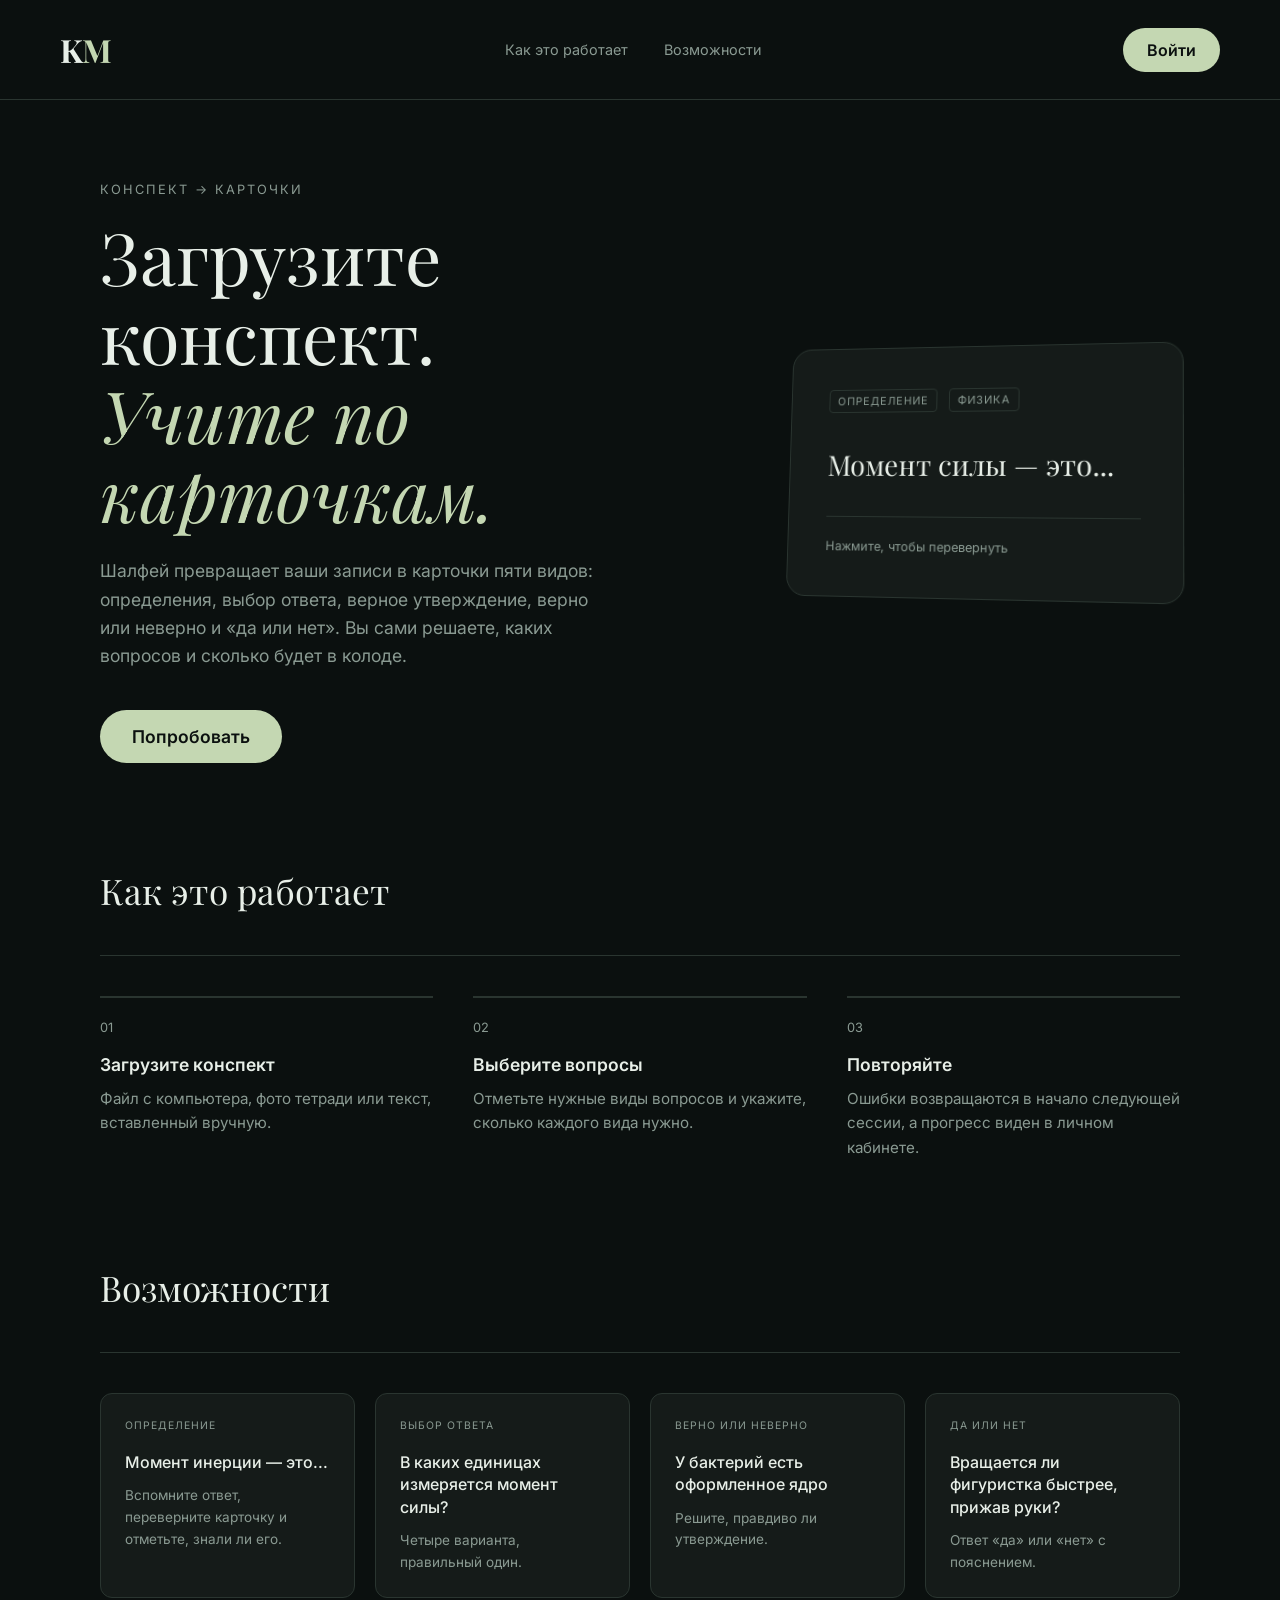
<file: frontend/index.html>
<!DOCTYPE html>
<html lang="ru">
<head>
    <meta charset="UTF-8">
    <meta name="viewport" content="width=device-width, initial-scale=1.0">
    <title>KnowledgeMap — Учитесь по карточкам</title>
    <link rel="stylesheet" href="styles.css">
    <link rel="preconnect" href="https://fonts.googleapis.com">
    <link rel="preconnect" href="https://fonts.gstatic.com" crossorigin>
    <link href="https://fonts.googleapis.com/css2?family=Inter:wght@300;400;500;600&family=Playfair+Display:ital,wght@0,400;0,600;0,700;1,400&display=swap" rel="stylesheet">
</head>
<body>

    <!-- ГЛАВНЫЙ ЭКРАН (ЛЕНДИНГ) -->
    <div id="screen-landing" class="screen active">
        <header class="navbar">
            <div class="logo">K<span>M</span></div>
            <nav class="nav-links">
                <a href="#how-it-works">Как это работает</a>
                <a href="#features">Возможности</a>
            </nav>
            <div class="nav-actions" id="nav-actions"></div>
        </header>
        
        <main class="hero">
            <div class="hero-content">
                <span class="script-text">Конспект → Карточки</span>
                <h1>Загрузите конспект.<br><em>Учите по карточкам.</em></h1>
                <p class="subtitle">Шалфей превращает ваши записи в карточки пяти видов: определения, выбор ответа, верное утверждение, верно или неверно и «да или нет». Вы сами решаете, каких вопросов и сколько будет в колоде.</p>
                <div class="hero-buttons">
                    <button class="primary-btn large" onclick="navigate('auth')">Попробовать</button>
                </div>
            </div>
            <div class="hero-image-wrapper">
                <div class="preview-card">
                    <div class="preview-tags">
                        <span>ОПРЕДЕЛЕНИЕ</span>
                        <span>ФИЗИКА</span>
                    </div>
                    <p class="preview-text">Момент силы — это...</p>
                    <div class="preview-footer">Нажмите, чтобы перевернуть</div>
                </div>
            </div>
        </main>

        <section id="how-it-works" class="section">
            <div class="section-header"><h2>Как это работает</h2></div>
            <div class="process-grid">
                <div class="process-card">
                    <span class="step-num">01</span>
                    <h3>Загрузите конспект</h3>
                    <p>Файл с компьютера, фото тетради или текст, вставленный вручную.</p>
                </div>
                <div class="process-card">
                    <span class="step-num">02</span>
                    <h3>Выберите вопросы</h3>
                    <p>Отметьте нужные виды вопросов и укажите, сколько каждого вида нужно.</p>
                </div>
                <div class="process-card">
                    <span class="step-num">03</span>
                    <h3>Повторяйте</h3>
                    <p>Ошибки возвращаются в начало следующей сессии, а прогресс виден в личном кабинете.</p>
                </div>
            </div>
        </section>

        <!-- ВОЗВРАЩЕННАЯ СЕКЦИЯ ВОЗМОЖНОСТЕЙ -->
        <section id="features" class="section">
            <div class="section-header"><h2>Возможности</h2></div>
            <div class="questions-grid">
                <div class="q-card">
                    <span class="q-tag">ОПРЕДЕЛЕНИЕ</span>
                    <h4>Момент инерции — это...</h4>
                    <p class="q-desc">Вспомните ответ, переверните карточку и отметьте, знали ли его.</p>
                </div>
                <div class="q-card">
                    <span class="q-tag">ВЫБОР ОТВЕТА</span>
                    <h4>В каких единицах измеряется момент силы?</h4>
                    <p class="q-desc">Четыре варианта, правильный один.</p>
                </div>
                <div class="q-card">
                    <span class="q-tag">ВЕРНО ИЛИ НЕВЕРНО</span>
                    <h4>У бактерий есть оформленное ядро</h4>
                    <p class="q-desc">Решите, правдиво ли утверждение.</p>
                </div>
                <div class="q-card">
                    <span class="q-tag">ДА ИЛИ НЕТ</span>
                    <h4>Вращается ли фигуристка быстрее, прижав руки?</h4>
                    <p class="q-desc">Ответ «да» или «нет» с пояснением.</p>
                </div>
            </div>
        </section>
    </div>

    <!-- ЭКРАН АВТОРИЗАЦИИ -->
    <div id="screen-auth" class="screen auth-bg">
        <button class="back-btn fixed-back" onclick="navigate('landing')">← Назад</button>
        <div class="auth-container">
            <div class="auth-toggle">
                <button id="tab-login" class="active" onclick="switchAuthTab('login')">Вход</button>
                <button id="tab-register" onclick="switchAuthTab('register')">Регистрация</button>
            </div>

            <form id="form-login" class="auth-form" onsubmit="handleLogin(event)">
                <h2>С возвращением</h2>
                <div class="input-group"><label>Логин</label><input type="text" id="login-username" placeholder="Введите логин" required></div>
                <div class="input-group"><label>Пароль</label><input type="password" id="login-password" placeholder="••••••••" required></div>
                <p class="error-msg" id="login-error"></p>
                <button type="submit" class="primary-btn full-width">Войти</button>
            </form>

            <form id="form-register" class="auth-form hidden" onsubmit="handleRegister(event)">
                <h2>Создать аккаунт</h2>
                <div class="input-group"><label>Никнейм</label><input type="text" id="reg-nickname" placeholder="username" required></div>
                <div class="input-group"><label>Email</label><input type="email" id="reg-email" placeholder="you@example.com" required></div>
                <div class="input-group"><label>Пароль</label><input type="password" id="reg-password" placeholder="Минимум 6 символов" required minlength="6"></div>
                <p class="error-msg" id="reg-error"></p>
                <button type="submit" class="primary-btn full-width mt-20">Зарегистрироваться</button>
            </form>
        </div>
    </div>

    <!-- ГЛАВНАЯ (ДАШБОРД) -->
    <div id="screen-dashboard" class="screen">
        <div class="app-layout">
            <aside class="sidebar">
                <div class="sidebar-logo">K<span>M</span></div>
                <nav class="sidebar-nav">
                    <a href="#" class="nav-item active" onclick="navigate('dashboard')">🏠 Обзор</a>
                    <a href="#" class="nav-item" onclick="navigate('my-sets')">📚 Моя библиотека</a>
                </nav>
                <div class="sidebar-bottom">
                    <button class="secondary-btn full-width mb-10" onclick="navigate('create-quiz')">+ Новый квиз</button>
                    <button class="outline-btn full-width" onclick="navigate('profile')">👤 Профиль</button>
                    <button class="text-btn full-width mt-10" onclick="logout()" style="text-align: left;">Выйти</button>
                </div>
            </aside>

            <main class="main-content">
                <header class="top-bar">
                    <h2>Обзор</h2>
                    <div class="user-menu"><button class="avatar-btn" id="dashboard-avatar" onclick="navigate('profile')">U</button></div>
                </header>

                <div class="dashboard-grid">
                    <div class="dashboard-col">
                        <div class="section-header">
                            <h3>Недавние квизы</h3>
                            <button class="text-btn" onclick="navigate('my-sets')">Все →</button>
                        </div>
                        <div class="recent-sets" id="recent-dashboard-sets"></div>
                    </div>
                    <div class="dashboard-col">
                        <div class="streak-widget">
                            <h3>Текущая серия</h3>
                            <div class="days-row">
                                <div class="day active"><span>Пн</span><div class="fire">🔥</div></div>
                                <div class="day active"><span>Вт</span><div class="fire">🔥</div></div>
                                <div class="day active"><span>Ср</span><div class="fire">🔥</div></div>
                                <div class="day active"><span>Чт</span><div class="fire">🔥</div></div>
                                <div class="day"><span>Пт</span><div class="fire">🔥</div></div>
                                <div class="day"><span>Сб</span><div class="fire">🔥</div></div>
                                <div class="day"><span>Вс</span><div class="fire">🔥</div></div>
                            </div>
                            <div class="streak-stats">
                                <div class="stat-block"><span class="stat-lbl">Текущая</span><span class="stat-val">5 дней</span></div>
                                <div class="stat-block"><span class="stat-lbl">Рекорд</span><span class="stat-val">10 дней</span></div>
                            </div>
                        </div>
                    </div>
                </div>
            </main>
        </div>
    </div>

    <!-- СТРАНИЦА СОЗДАНИЯ КВИЗА -->
    <div id="screen-create-quiz" class="screen">
        <header class="navbar">
            <button class="back-btn" onclick="navigate('dashboard')">← Назад</button>
            <div class="logo">Создание квиза</div>
        </header>
        
        <div class="create-quiz-layout">
            <div class="create-left">
                <div class="create-tabs">
                    <button class="create-tab active" onclick="switchCreateSource('file')">Файл</button>
                    <button class="create-tab" onclick="switchCreateSource('text')">Вставить текст</button>
                    <button class="create-tab" onclick="switchCreateSource('topic')">Описать тему</button>
                </div>
                <div class="upload-zone" id="upload-zone"></div>
            </div>

            <div class="create-right">
                <div class="settings-panel">
                    <h3>Название колоды</h3>
                    <input type="text" id="quiz-name" placeholder="Например: Динамика вращения" class="main-input">
                    
                    <h3 class="mt-20">Предмет</h3>
                    <select class="main-input">
                        <option>Физика</option>
                        <option>История</option>
                        <option>Биология</option>
                    </select>

                    <h3 class="mt-20">Виды вопросов</h3>
                    
                    <div class="question-type-row">
                        <div class="q-type-info">
                            <strong>Определения</strong>
                            <span>Вопрос или факт</span>
                        </div>
                        <div class="counter">
                            <button onclick="updateCount('def', -1)">-</button>
                            <span id="count-def">6</span>
                            <button onclick="updateCount('def', 1)">+</button>
                        </div>
                    </div>

                    <div class="question-type-row">
                        <div class="q-type-info">
                            <strong>Квиз (4 варианта)</strong>
                            <span>Вопрос и четыре варианта</span>
                        </div>
                        <div class="counter">
                            <button onclick="updateCount('quiz', -1)">-</button>
                            <span id="count-quiz">5</span>
                            <button onclick="updateCount('quiz', 1)">+</button>
                        </div>
                    </div>

                    <div class="question-type-row">
                        <div class="q-type-info">
                            <strong>Тест (ввод)</strong>
                            <span>Введите ответ сами</span>
                        </div>
                        <div class="counter">
                            <button onclick="updateCount('test', -1)">-</button>
                            <span id="count-test">3</span>
                            <button onclick="updateCount('test', 1)">+</button>
                        </div>
                    </div>

                    <div class="question-type-row">
                        <div class="q-type-info">
                            <strong>Верно или Неверно</strong>
                            <span>Утверждение</span>
                        </div>
                        <div class="counter">
                            <button onclick="updateCount('tf', -1)">-</button>
                            <span id="count-tf">4</span>
                            <button onclick="updateCount('tf', 1)">+</button>
                        </div>
                    </div>

                    <div class="total-row">
                        <span>Всего карточек</span>
                        <strong id="total-cards">18</strong>
                    </div>

                    <button class="primary-btn full-width mt-20" onclick="createQuiz()">Создать карточки</button>
                </div>
            </div>
        </div>
    </div>

    <!-- СТРАНИЦА САМОГО КВИЗА -->
    <div id="screen-quiz" class="screen">
        <header class="navbar">
            <button class="back-btn" onclick="navigate('dashboard')">← Назад</button>
            <div class="quiz-nav-info"><h3 id="quiz-title">Тема</h3></div>
        </header>
        
        <div class="quiz-tabs-container">
            <div class="quiz-tabs">
                <button class="tab active" onclick="switchQuizTab('summary')">Конспект</button>
                <button class="tab" onclick="switchQuizTab('cards')">Карточки</button>
                <button class="tab" onclick="switchQuizTab('quiz')">Квиз (4 вар.)</button>
                <button class="tab" onclick="switchQuizTab('test')">Тест</button>
                <button class="tab" onclick="switchQuizTab('tf')">Верно/Неверно</button>
                <button class="tab" onclick="switchQuizTab('stats')">Статистика</button>
            </div>
        </div>

        <div class="quiz-content">
            <!-- КОНСПЕКТ -->
            <div id="tab-summary" class="tab-content active">
                <div class="summary-card">
                    <h3>Ваш конспект</h3>
                    <p class="text-muted" style="margin-bottom: 20px; font-size: 0.9rem;">Вы можете отредактировать текст ниже, если ИИ допустил ошибку.</p>
                    <textarea id="summary-text" class="main-input" style="height: 400px; resize: vertical; font-family: var(--font-sans); line-height: 1.6;">Здесь будет распознанный текст...</textarea>
                    <button class="primary-btn mt-20" onclick="saveSummary()">Сохранить изменения</button>
                </div>
            </div>

            <!-- КАРТОЧКИ -->
            <div id="tab-cards" class="tab-content">
                <div class="flashcard-container">
                    <div class="flashcard" id="flashcard" onclick="flipCard()">
                        <div class="card-face card-front">
                            <span class="card-label">ОПРЕДЕЛЕНИЕ</span>
                            <p id="card-question">Вопрос</p>
                        </div>
                        <div class="card-face card-back">
                            <span class="card-label">ОТВЕТ</span>
                            <p id="card-answer">Ответ</p>
                        </div>
                    </div>
                </div>
                <div class="card-controls">
                    <button class="outline-btn" onclick="flipCard()">Перевернуть</button>
                    <button class="secondary-btn" onclick="nextCard(false)">Не знаю</button>
                    <button class="primary-btn" onclick="nextCard(true)">Знаю</button>
                </div>
            </div>

            <!-- КВИЗ (4 варианта) -->
            <div id="tab-quiz" class="tab-content">
                <div class="question-card">
                    <h3 id="quiz-q-text">Вопрос?</h3>
                    <div class="options" id="quiz-options"></div>
                    <div id="quiz-feedback" class="feedback-box hidden"></div> <!-- Блок для ответа -->
                    <button class="primary-btn full-width mt-20" onclick="nextQuizQuestion()">Далее →</button>
                </div>
            </div>

            <!-- ТЕСТ (ввод) -->
            <div id="tab-test" class="tab-content">
                <div class="question-card">
                    <h3 id="test-q-text">Вопрос?</h3>
                    <input type="text" id="test-input" class="main-input mt-20" placeholder="Введите ответ...">
                    <div id="test-feedback" class="feedback-box hidden"></div> <!-- Блок для ответа -->
                    <button class="primary-btn full-width mt-20" id="test-check-btn" onclick="checkTestAnswer()">Проверить</button>
                </div>
            </div>

            <!-- ВЕРНО / НЕВЕРНО -->
            <div id="tab-tf" class="tab-content">
                <div class="question-card">
                    <h3 id="tf-q-text">Утверждение</h3>
                    <div id="tf-feedback" class="feedback-box hidden"></div> <!-- Блок для ответа -->
                    <div class="tf-buttons mt-20">
                        <button class="tf-btn true" onclick="checkTF(true)">Верно</button>
                        <button class="tf-btn false" onclick="checkTF(false)">Неверно</button>
                    </div>
                </div>
            </div>

            <!-- СТАТИСТИКА -->
            <div id="tab-stats" class="tab-content">
                <div class="results-card">
                    <h2>Статистика сессии</h2>
                    <div class="stats-session-grid">
                        <div class="stat-box-large"><span class="stat-val-large" id="stat-cards">0</span><span class="stat-lbl">Карточек пролистано</span></div>
                        <div class="stat-box-large"><span class="stat-val-large" id="stat-quiz">0</span><span class="stat-lbl">Верно в квизе</span></div>
                        <div class="stat-box-large"><span class="stat-val-large" id="stat-test">0</span><span class="stat-lbl">Верно в тесте</span></div>
                        <div class="stat-box-large"><span class="stat-val-large" id="stat-tf">0</span><span class="stat-lbl">Верно Верно/Неверно</span></div>
                    </div>
                    <button class="primary-btn mt-20" onclick="navigate('dashboard')">На главную</button>
                </div>
            </div>
        </div>
    </div>

    <!-- МОИ НАБОРЫ -->
    <div id="screen-my-sets" class="screen">
        <div class="app-layout">
            <aside class="sidebar">
                <div class="sidebar-logo">K<span>M</span></div>
                <nav class="sidebar-nav">
                    <a href="#" class="nav-item" onclick="navigate('dashboard')">🏠 Обзор</a>
                    <a href="#" class="nav-item active">📚 Моя библиотека</a>
                </nav>
                <div class="sidebar-bottom">
                    <button class="secondary-btn full-width mb-10" onclick="navigate('create-quiz')">+ Новый квиз</button>
                </div>
            </aside>
            <main class="main-content">
                <header class="top-bar"><h2>Моя библиотека</h2></header>
                <div class="sets-grid" id="all-sets-grid"></div>
            </main>
        </div>
    </div>

    <!-- ЛИЧНЫЙ КАБИНЕТ -->
    <div id="screen-profile" class="screen">
        <div class="app-layout">
            <aside class="sidebar">
                <div class="sidebar-logo">K<span>M</span></div>
                <nav class="sidebar-nav">
                    <a href="#" class="nav-item" onclick="navigate('dashboard')">🏠 Обзор</a>
                    <a href="#" class="nav-item" onclick="navigate('my-sets')">📚 Моя библиотека</a>
                    <a href="#" class="nav-item active">👤 Профиль</a>
                </nav>
                <div class="sidebar-bottom">
                    <button class="secondary-btn full-width mb-10" onclick="navigate('create-quiz')">+ Новый квиз</button>
                </div>
            </aside>
            <main class="main-content">
                <header class="top-bar"><h2>Профиль</h2></header>
                <div class="profile-page-layout">
                    <div class="profile-card">
                        <div class="avatar-large" id="profile-avatar">U</div>
                        <h2 id="profile-nickname">User123</h2>
                        <p class="text-muted">Изучаю историю и программирование</p>
                    </div>
                    <div class="profile-stats-detailed">
                        <h3>Общая статистика</h3>
                        <div class="stats-grid-large">
                            <div class="stat-box-large"><span class="stat-val-large">12</span><span class="stat-lbl">Квизов создано</span></div>
                            <div class="stat-box-large"><span class="stat-val-large">4ч</span><span class="stat-lbl">Время в квизах</span></div>
                            <div class="stat-box-large"><span class="stat-val-large">5</span><span class="stat-lbl">Дней подряд</span></div>
                            <div class="stat-box-large"><span class="stat-val-large">85%</span><span class="stat-lbl">Успех</span></div>
                        </div>
                    </div>
                </div>
            </main>
        </div>
    </div>

    <!-- НАСТРОЙКИ -->
    <div id="screen-settings" class="screen">
        <header class="navbar">
            <button class="back-btn" onclick="navigate('profile')">← Назад</button>
            <div class="logo">Настройки</div>
        </header>
        <div class="settings-container">
            <h2>Профиль</h2>
            <div class="input-group"><label>Никнейм</label><input type="text" value="User123"></div>
            <button class="primary-btn mt-20">Сохранить</button>
        </div>
    </div>

    <script src="app.js"></script>
</body>
</html>
</file>
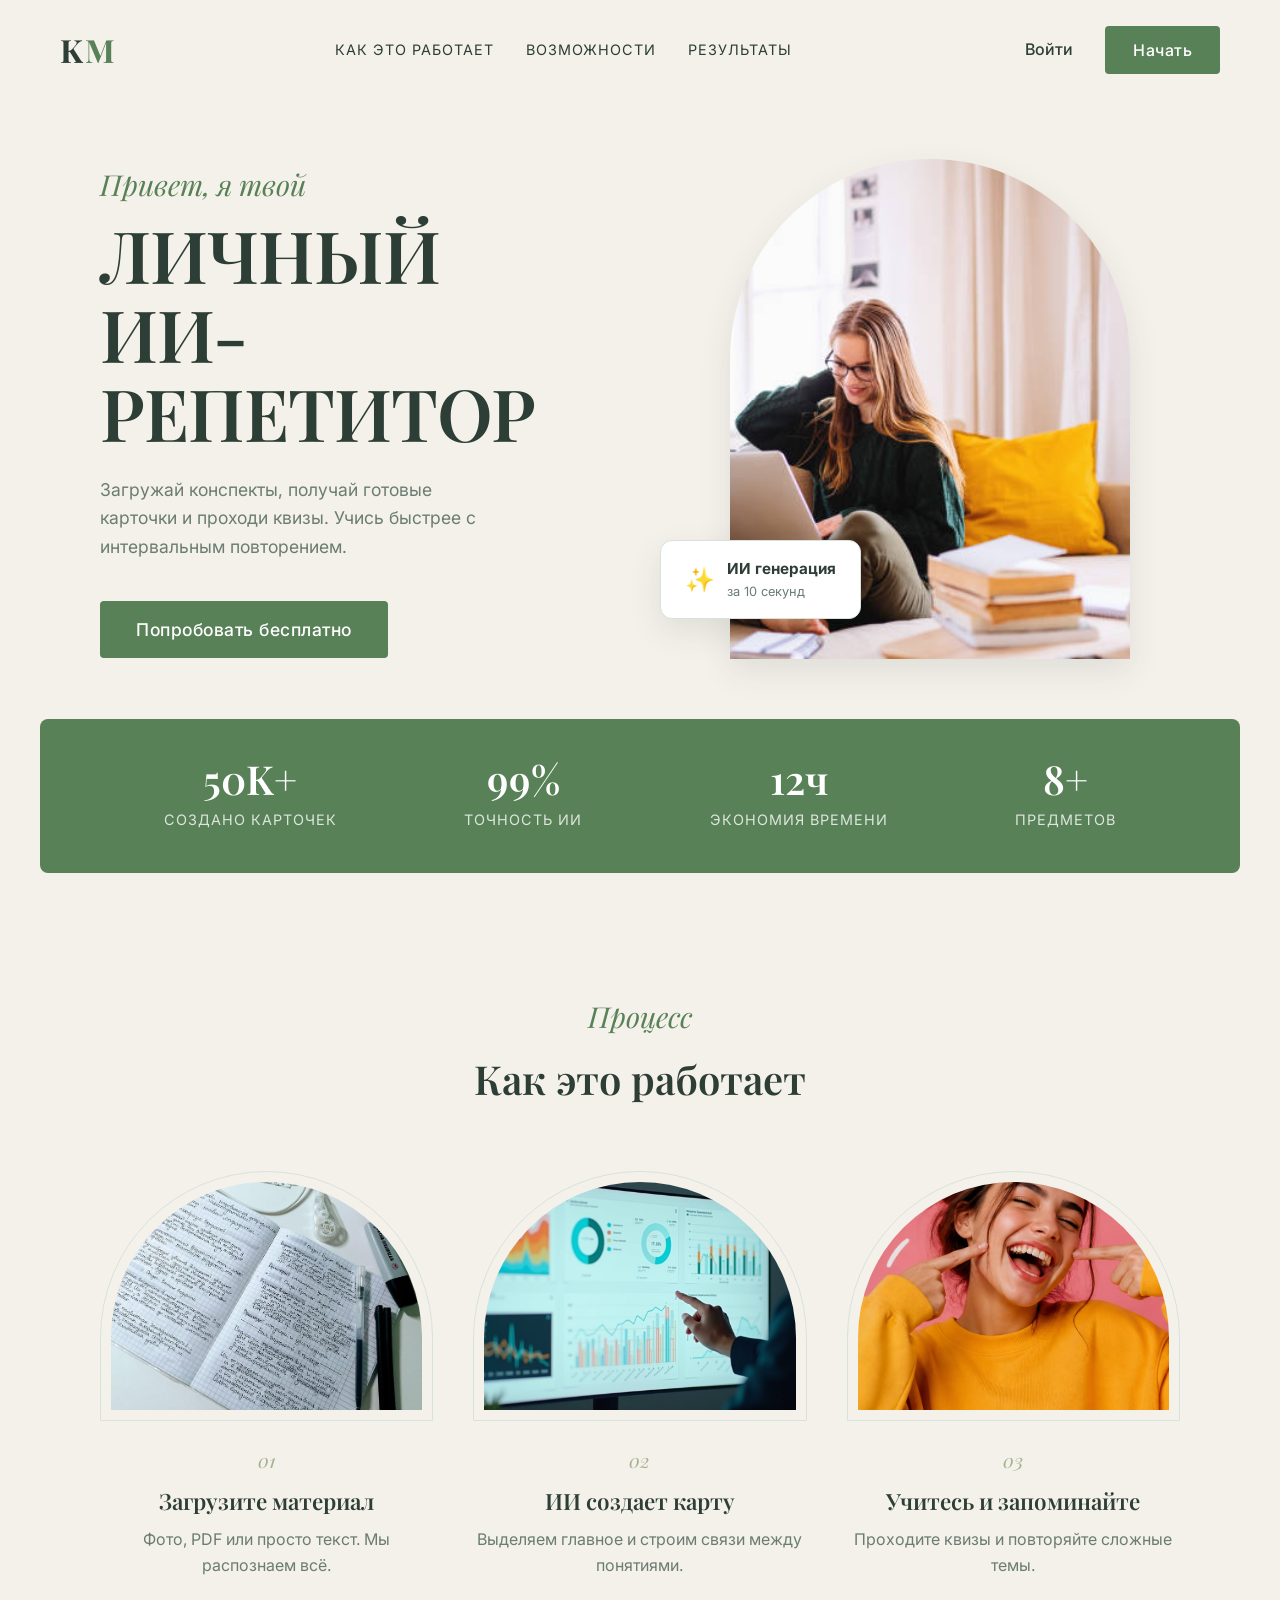
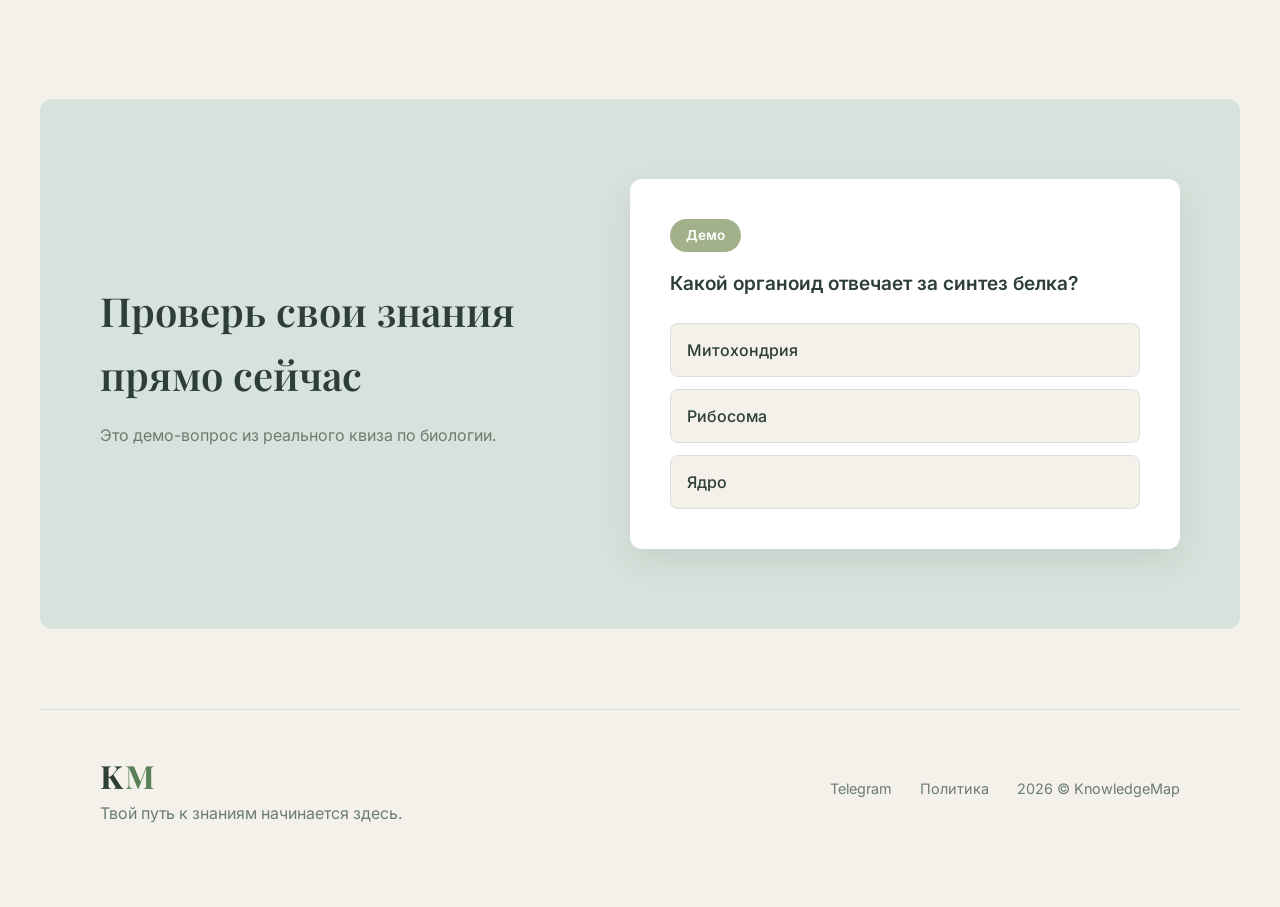
<file: интерфейс/index.html>
<!DOCTYPE html>
<html lang="ru">
<head>
    <meta charset="UTF-8">
    <meta name="viewport" content="width=device-width, initial-scale=1.0">
    <title>KnowledgeMap — Твоя карта знаний</title>
    <link rel="stylesheet" href="styles.css">
    <link rel="preconnect" href="https://fonts.googleapis.com">
    <link rel="preconnect" href="https://fonts.gstatic.com" crossorigin>
    <link href="https://fonts.googleapis.com/css2?family=Inter:wght@300;400;500;600&family=Playfair+Display:ital,wght@0,400;0,600;0,700;1,400&display=swap" rel="stylesheet">
</head>
<body>

    <!-- ГЛАВНЫЙ ЭКРАН (ЛЕНДИНГ) -->
    <div id="screen-landing" class="screen active">
        <header class="navbar">
            <div class="logo">K<span>M</span></div>
            <nav class="nav-links">
                <a href="#how-it-works">Как это работает</a>
                <a href="#features">Возможности</a>
                <a href="#stats">Результаты</a>
            </nav>
            <div class="nav-actions" id="nav-actions">
                <!-- JS заполнит это -->
            </div>
        </header>
        
        <main class="hero">
            <div class="hero-content">
                <span class="script-text">Привет, я твой</span>
                <h1>ЛИЧНЫЙ<br>ИИ-РЕПЕТИТОР</h1>
                <p class="subtitle">Загружай конспекты, получай готовые карточки и проходи квизы. Учись быстрее с интервальным повторением.</p>
                <button class="primary-btn large" onclick="navigate('auth')">Попробовать бесплатно</button>
            </div>
            <div class="hero-image-wrapper">
                <!-- ВАША ГЛАВНАЯ КАРТИНКА -->
                <img src="hero-img.jpg" alt="Студент" class="hero-img">
                
                <div class="floating-badge">
                    <span class="icon">✨</span>
                    <div>
                        <strong>ИИ генерация</strong>
                        <p>за 10 секунд</p>
                    </div>
                </div>
            </div>
        </main>

        <!-- Статистика -->
        <section id="stats" class="stats-bar">
            <div class="stat-item">
                <span class="stat-num">50K+</span>
                <span class="stat-desc">Создано карточек</span>
            </div>
            <div class="stat-item">
                <span class="stat-num">99%</span>
                <span class="stat-desc">Точность ИИ</span>
            </div>
            <div class="stat-item">
                <span class="stat-num">12ч</span>
                <span class="stat-desc">Экономия времени</span>
            </div>
            <div class="stat-item">
                <span class="stat-num">8+</span>
                <span class="stat-desc">Предметов</span>
            </div>
        </section>

        <!-- Как это работает -->
        <section id="how-it-works" class="section process-section">
            <div class="section-header">
                <span class="script-text">Процесс</span>
                <h2>Как это работает</h2>
            </div>
            <div class="process-grid">
                <div class="process-card">
                    <div class="process-img-wrapper">
                        <!-- ВАША КАРТИНКА 1 -->
                        <img src="feature-1.jpg" alt="Загрузка">
                    </div>
                    <span class="step-num">01</span>
                    <h3>Загрузите материал</h3>
                    <p>Фото, PDF или просто текст. Мы распознаем всё.</p>
                </div>
                <div class="process-card">
                    <div class="process-img-wrapper">
                        <!-- ВАША КАРТИНКА 2 -->
                        <img src="feature-2.jpg" alt="ИИ">
                    </div>
                    <span class="step-num">02</span>
                    <h3>ИИ создает карту</h3>
                    <p>Выделяем главное и строим связи между понятиями.</p>
                </div>
                <div class="process-card">
                    <div class="process-img-wrapper">
                        <!-- ВАША КАРТИНКА 3 -->
                        <img src="feature-3.jpg" alt="Обучение">
                    </div>
                    <span class="step-num">03</span>
                    <h3>Учитесь и запоминайте</h3>
                    <p>Проходите квизы и повторяйте сложные темы.</p>
                </div>
            </div>
        </section>

        <!-- Демо-блок -->
        <section class="demo-section">
            <div class="demo-content">
                <h2>Проверь свои знания прямо сейчас</h2>
                <p>Это демо-вопрос из реального квиза по биологии.</p>
            </div>
            <div class="demo-card">
                <div class="demo-question">
                    <span class="badge">Демо</span>
                    <h3>Какой органоид отвечает за синтез белка?</h3>
                </div>
                <div class="demo-options">
                    <button onclick="alert('Неверно! Попробуй еще.')">Митохондрия</button>
                    <button onclick="alert('Верно! Молодец 🎉')">Рибосома</button>
                    <button onclick="alert('Неверно! Попробуй еще.')">Ядро</button>
                </div>
            </div>
        </section>

        <!-- Подвал -->
        <footer class="footer">
            <div class="footer-left">
                <div class="logo">K<span>M</span></div>
                <p>Твой путь к знаниям начинается здесь.</p>
            </div>
            <div class="footer-right">
                <a href="#">Telegram</a>
                <a href="#">Политика</a>
                <a href="#">2026 © KnowledgeMap</a>
            </div>
        </footer>
    </div>

    <!-- ЭКРАН АВТОРИЗАЦИИ -->
    <div id="screen-auth" class="screen auth-bg">
        <button class="back-btn fixed-back" onclick="navigate('landing')">← Назад</button>
        <div class="auth-container">
            <div class="auth-toggle">
                <button id="tab-login" class="active" onclick="switchAuthTab('login')">Вход</button>
                <button id="tab-register" onclick="switchAuthTab('register')">Регистрация</button>
            </div>

            <form id="form-login" class="auth-form" onsubmit="handleLogin(event)">
                <h2>С возвращением</h2>
                <div class="input-group">
                    <label>Логин</label>
                    <input type="text" id="login-username" placeholder="Введите логин" required>
                </div>
                <div class="input-group">
                    <label>Пароль</label>
                    <input type="password" id="login-password" placeholder="••••••••" required>
                </div>
                <p class="error-msg" id="login-error"></p>
                <button type="submit" class="primary-btn full-width">Войти</button>
            </form>

            <form id="form-register" class="auth-form hidden" onsubmit="handleRegister(event)">
                <h2>Создать аккаунт</h2>
                <div class="input-group">
                    <label>Никнейм</label>
                    <input type="text" id="reg-nickname" placeholder="username" required>
                </div>
                <div class="input-group">
                    <label>Email</label>
                    <input type="email" id="reg-email" placeholder="you@example.com" required>
                </div>
                <div class="input-group">
                    <label>Пароль</label>
                    <input type="password" id="reg-password" placeholder="Минимум 6 символов" required minlength="6">
                </div>
                <p class="error-msg" id="reg-error"></p>
                <button type="submit" class="primary-btn full-width mt-20">Зарегистрироваться</button>
            </form>
        </div>
    </div>

    <!-- ГЛАВНАЯ (ДАШБОРД) -->
    <div id="screen-dashboard" class="screen">
        <header class="navbar">
            <div class="logo">K<span>M</span></div>
            <div class="nav-actions">
                <button class="primary-btn small" onclick="navigate('create-set')">+ Создать</button>
                <button class="avatar-btn" id="dashboard-avatar" onclick="navigate('profile')">U</button>
            </div>
        </header>

        <div class="dashboard-layout">
            <div class="dashboard-left">
                <div class="section-header">
                    <h2>Мои наборы</h2>
                    <button class="text-btn" onclick="navigate('my-sets')">Смотреть все →</button>
                </div>
                <div class="mini-sets" id="dashboard-sets"></div>
            </div>
            
            <div class="dashboard-right">
                <div class="streak-card">
                    <h3>Текущая серия</h3>
                    <div class="days-row">
                        <span>Пн</span><span>Вт</span><span>Ср</span><span class="active">Чт</span><span>Пт</span><span>Сб</span><span>Вс</span>
                    </div>
                    <div class="streak-count">🔥 5 дней</div>
                    <p class="text-muted">Рекорд: 10 дней</p>
                </div>
                
                <div class="create-panel">
                    <h3>Создать набор</h3>
                    <div class="create-actions">
                        <button class="action-card" onclick="navigate('create-set')">
                            <span class="icon">📄</span>
                            <div>
                                <h4>Загрузить конспект</h4>
                                <p>PDF, DOCX, фото</p>
                            </div>
                        </button>
                        <button class="action-card" onclick="navigate('create-set')">
                            <span class="icon">📝</span>
                            <div>
                                <h4>Вставить текст</h4>
                                <p>Скопируйте текст</p>
                            </div>
                        </button>
                        <button class="action-card" onclick="navigate('create-set')">
                            <span class="icon">💡</span>
                            <div>
                                <h4>Описать тему</h4>
                                <p>ИИ сгенерирует сам</p>
                            </div>
                        </button>
                    </div>
                </div>
            </div>
        </div>
    </div>

    <!-- ЛИЧНЫЙ КАБИНЕТ -->
    <div id="screen-profile" class="screen">
        <header class="navbar">
            <div class="logo">K<span>M</span></div>
            <div class="nav-actions">
                <button class="text-btn" onclick="navigate('dashboard')">← На главную</button>
                <button class="outline-btn small" onclick="showStreak()">🔥 Серия: 5</button>
                <button class="outline-btn small" onclick="navigate('settings')">⚙️</button>
                <button class="primary-btn small" onclick="logout()">Выйти</button>
            </div>
        </header>

        <div class="dashboard-layout">
            <aside class="profile-sidebar">
                <div class="profile-header">
                    <div class="avatar-large" id="profile-avatar">U</div>
                    <h2 id="profile-nickname">User123</h2>
                    <p class="profile-info">Изучаю историю и программирование</p>
                </div>
                
                <div class="stats-container">
                    <h3>Твоя статистика</h3>
                    <div class="stats-grid">
                        <div class="stat-box">
                            <span class="stat-val">12</span>
                            <span class="stat-lbl">Квизов</span>
                        </div>
                        <div class="stat-box">
                            <span class="stat-val">4ч</span>
                            <span class="stat-lbl">Время</span>
                        </div>
                        <div class="stat-box">
                            <span class="stat-val">5</span>
                            <span class="stat-lbl">Дней подряд</span>
                        </div>
                        <div class="stat-box">
                            <span class="stat-val">85%</span>
                            <span class="stat-lbl">Успех</span>
                        </div>
                    </div>
                </div>
            </aside>

            <main class="profile-main">
                <div class="section-header">
                    <h2>Последние квизы</h2>
                    <button class="text-btn" onclick="navigate('my-sets')">Смотреть все →</button>
                </div>
                <div class="quiz-list" id="recent-quizzes"></div>
            </main>
        </div>
    </div>

    <!-- ВСЕ НАБОРЫ -->
    <div id="screen-my-sets" class="screen">
        <header class="navbar">
            <button class="back-btn" onclick="navigate('dashboard')">← Назад</button>
            <div class="logo">Мои наборы</div>
        </header>
        <div class="sets-grid" id="all-sets-grid"></div>
    </div>

    <!-- СОЗДАНИЕ НАБОРА -->
    <div id="screen-create-set" class="screen">
        <header class="navbar">
            <button class="back-btn" onclick="navigate('dashboard')">← Назад</button>
            <div class="logo">Новый набор</div>
        </header>
        
        <div class="create-container">
            <div class="create-header">
                <h1>Создайте материал</h1>
                <p>Выберите удобный способ загрузки</p>
            </div>

            <div class="upload-grid">
                <div class="upload-card">
                    <div class="icon-large">📄</div>
                    <h4>Загрузить файл</h4>
                    <p>PDF, DOCX, JPG, PNG</p>
                    <input type="file" id="file-upload" accept=".pdf,.docx,.jpg,.png" class="file-input">
                </div>
                <div class="upload-card">
                    <div class="icon-large">📝</div>
                    <h4>Вставить текст</h4>
                    <textarea placeholder="Вставьте ваш конспект сюда..." id="text-input"></textarea>
                </div>
                <div class="upload-card">
                    <div class="icon-large">💡</div>
                    <h4>Описать тему</h4>
                    <input type="text" placeholder="Например: Строение клетки" id="topic-input">
                </div>
            </div>
            
            <div class="settings-row">
                <div class="setting-item">
                    <label>Количество вопросов</label>
                    <input type="number" id="q-count" value="10" min="1" max="50">
                </div>
                <div class="setting-item">
                    <label>Сложность</label>
                    <select id="difficulty">
                        <option value="strict">Строго по тексту</option>
                        <option value="extended">Выходить за рамки</option>
                    </select>
                </div>
            </div>

            <button class="primary-btn large full-width mt-20" onclick="generateQuiz()">Сгенерировать квиз</button>
        </div>
    </div>

    <!-- ЭКРАН КВИЗА -->
    <div id="screen-quiz" class="screen">
        <header class="navbar">
            <button class="back-btn" onclick="navigate('dashboard')">← Назад</button>
            <div class="quiz-nav-info">
                <h3 id="quiz-title">Тема квиза</h3>
                <span id="quiz-count" class="badge">10 вопросов</span>
            </div>
        </header>

        <div class="quiz-tabs-container">
            <div class="quiz-tabs">
                <button class="tab active" onclick="switchQuizTab('summary')">Конспект</button>
                <button class="tab" onclick="switchQuizTab('cards')">Карточки</button>
                <button class="tab" onclick="switchQuizTab('test')">Тест</button>
                <button class="tab" onclick="switchQuizTab('results')">Результаты</button>
            </div>
        </div>

        <div class="quiz-content">
            <div id="tab-summary" class="tab-content active">
                <div class="summary-card">
                    <p>Здесь будет отображаться ваш конспект, распознанный ИИ...</p>
                </div>
            </div>

            <div id="tab-cards" class="tab-content">
                <div class="flashcard-container">
                    <div class="flashcard" id="flashcard" onclick="flipCard()">
                        <div class="card-face card-front">
                            <span class="card-label">Вопрос</span>
                            <p>Вопрос на карточке</p>
                        </div>
                        <div class="card-face card-back">
                            <span class="card-label">Ответ</span>
                            <p>Ответ на вопрос</p>
                        </div>
                    </div>
                </div>
                <div class="card-controls">
                    <button class="outline-btn" onclick="flipCard()">Перевернуть</button>
                    <button class="secondary-btn" onclick="nextCard(false)">Не знаю</button>
                    <button class="primary-btn" onclick="nextCard(true)">Знаю</button>
                </div>
            </div>

            <div id="tab-test" class="tab-content">
                <div class="question-card">
                    <div class="question-header">
                        <span class="badge">Вопрос <span id="current-q-num">1</span></span>
                    </div>
                    <h3 id="question-text">Текст вопроса?</h3>
                    <div class="options" id="options-container"></div>
                    <button class="primary-btn full-width mt-20" onclick="nextQuestion()">Далее →</button>
                </div>
            </div>

            <div id="tab-results" class="tab-content">
                <div class="results-card">
                    <div class="results-icon">🎉</div>
                    <h2>Тест завершен!</h2>
                    <p class="text-muted">Ваш результат</p>
                    <div class="score-display"><span id="score">0</span> / 10</div>
                    <button class="primary-btn full-width mt-20" onclick="navigate('dashboard')">На главную</button>
                </div>
            </div>
        </div>
    </div>

    <!-- НАСТРОЙКИ -->
    <div id="screen-settings" class="screen">
        <header class="navbar">
            <button class="back-btn" onclick="navigate('profile')">← Назад</button>
            <div class="logo">Настройки</div>
        </header>
        <div class="settings-container">
            <h2>Профиль</h2>
            <div class="input-group">
                <label>Никнейм</label>
                <input type="text" value="User123">
            </div>
            <h2 class="mt-20">Повторения</h2>
            <label class="toggle-switch">
                <input type="checkbox" checked>
                <span class="slider"></span>
                <span class="toggle-label">Включить интервальное повторение</span>
            </label>
            <button class="primary-btn mt-20">Сохранить изменения</button>
        </div>
    </div>

    <script src="app.js"></script>
</body>
</html>
</file>
<file: frontend/styles.css>
:root {
    --bg-main: #0B100F;
    --bg-card: #151B19;
    --bg-card-hover: #1E2623;
    --text-main: #E8EFE8;
    --text-muted: #8A9A92;
    --primary: #C4D7B2;
    --primary-hover: #B0C79C;
    --border: #2A3530;
    --shadow-sm: 0 4px 12px rgba(0, 0, 0, 0.3);
    --shadow-md: 0 12px 32px rgba(0, 0, 0, 0.5);
    --font-serif: 'Playfair Display', serif;
    --font-sans: 'Inter', sans-serif;
}

* { box-sizing: border-box; margin: 0; padding: 0; }
body { background: var(--bg-main); color: var(--text-main); font-family: var(--font-sans); line-height: 1.6; -webkit-font-smoothing: antialiased; }
button { cursor: pointer; border: none; font-family: var(--font-sans); font-weight: 500; transition: all 0.2s; }
input, select, textarea { font-family: var(--font-sans); }

/* Утилиты */
.hidden { display: none !important; }
.mt-20 { margin-top: 20px; }
.mt-40 { margin-top: 40px; }
.mb-10 { margin-bottom: 10px; }
.full-width { width: 100%; }
.text-muted { color: var(--text-muted); }
.screen { display: none !important; min-height: 100vh; width: 100%; }
.screen.active { display: block !important; animation: fadeIn 0.4s ease; }
@keyframes fadeIn { from { opacity: 0; } to { opacity: 1; } }

/* Типографика */
h1, h2, h3, .logo, .sidebar-logo { font-family: var(--font-serif); font-weight: 400; }
h1 { font-size: 4.5rem; line-height: 1.1; margin-bottom: 24px; }
h1 em { font-style: italic; color: var(--primary); }
h2 { font-size: 2.2rem; margin-bottom: 16px; }
h3 { font-size: 1.3rem; margin-bottom: 8px; }
.script-text { font-family: var(--font-sans); text-transform: uppercase; font-size: 0.8rem; letter-spacing: 2px; color: var(--text-muted); display: block; margin-bottom: 16px; }

/* Кнопки */
.primary-btn { background: var(--primary); color: var(--bg-main); padding: 12px 24px; border-radius: 30px; font-size: 1rem; font-weight: 600; }
.primary-btn:hover { background: var(--primary-hover); transform: translateY(-2px); }
.primary-btn.large { padding: 16px 32px; font-size: 1.1rem; }
.secondary-btn { background: transparent; border: 1px solid var(--primary); color: var(--primary); padding: 12px 24px; border-radius: 30px; }
.secondary-btn:hover { background: var(--primary); color: var(--bg-main); }
.outline-btn { background: transparent; border: 1px solid var(--border); color: var(--text-main); padding: 10px 20px; border-radius: 30px; }
.outline-btn:hover { border-color: var(--primary); }
.text-btn { background: transparent; color: var(--text-muted); padding: 8px; }
.back-btn { background: transparent; color: var(--text-main); font-size: 1rem; padding: 8px; }
.fixed-back { position: absolute; top: 30px; left: 30px; }

/* Навигация */
.navbar { display: flex; justify-content: space-between; align-items: center; padding: 24px 60px; max-width: 1400px; margin: 0 auto; border-bottom: 1px solid var(--border); }
.logo { font-size: 2rem; font-weight: 700; letter-spacing: -1px; }
.logo span { color: var(--primary); }
.nav-links a { text-decoration: none; color: var(--text-muted); margin-left: 32px; font-size: 0.9rem; }
.nav-actions { display: flex; gap: 12px; align-items: center; }

/* Лендинг */
.hero { display: flex; align-items: center; justify-content: space-between; max-width: 1200px; margin: 80px auto; padding: 0 60px; gap: 80px; }
.hero-content { flex: 1.2; }
.subtitle { font-size: 1.1rem; margin-bottom: 40px; color: var(--text-muted); max-width: 500px; }
.hero-image-wrapper { flex: 0.8; display: flex; justify-content: center; perspective: 1000px; }
.preview-card { background: var(--bg-card); border: 1px solid var(--border); border-radius: 20px; padding: 40px; width: 100%; max-width: 400px; transform: rotateY(-10deg) rotateX(5deg); transition: transform 0.5s; }
.preview-card:hover { transform: rotateY(0) rotateX(0); }
.preview-tags span { font-size: 0.7rem; letter-spacing: 1px; color: var(--text-muted); border: 1px solid var(--border); padding: 4px 8px; border-radius: 4px; margin-right: 8px; }
.preview-text { font-family: var(--font-serif); font-size: 1.8rem; margin: 30px 0; }
.preview-footer { font-size: 0.8rem; color: var(--text-muted); border-top: 1px solid var(--border); padding-top: 20px; }

/* Секции */
.section { max-width: 1200px; margin: 100px auto; padding: 0 60px; }
.section-header { margin-bottom: 40px; border-bottom: 1px solid var(--border); padding-bottom: 20px; }
.process-grid { display: grid; grid-template-columns: repeat(3, 1fr); gap: 40px; }
.process-card { border-top: 2px solid var(--border); padding-top: 20px; }
.step-num { font-size: 0.8rem; color: var(--text-muted); display: block; margin-bottom: 12px; }
.process-card h3 { font-family: var(--font-sans); font-size: 1.1rem; font-weight: 600; margin-bottom: 8px; }
.process-card p { font-size: 0.95rem; color: var(--text-muted); }

/* Возможности */
.questions-grid { display: grid; grid-template-columns: repeat(auto-fill, minmax(240px, 1fr)); gap: 20px; }
.q-card { background: var(--bg-card); border: 1px solid var(--border); border-radius: 12px; padding: 24px; transition: border 0.2s; }
.q-card:hover { border-color: var(--primary); }
.q-tag { font-size: 0.65rem; letter-spacing: 1px; color: var(--text-muted); text-transform: uppercase; display: block; margin-bottom: 16px; }
.q-card h4 { font-family: var(--font-sans); font-weight: 500; font-size: 1rem; margin-bottom: 12px; line-height: 1.4; }
.q-desc { font-size: 0.85rem; color: var(--text-muted); }

/* Авторизация */
.auth-bg { display: flex; align-items: center; justify-content: center; min-height: 100vh; padding: 20px; }
.auth-container { background: var(--bg-card); padding: 48px; border-radius: 20px; border: 1px solid var(--border); width: 100%; max-width: 460px; margin: 0 auto; }
.auth-toggle { display: flex; border-bottom: 1px solid var(--border); margin-bottom: 32px; }
.auth-toggle button { flex: 1; padding: 16px; background: transparent; color: var(--text-muted); font-size: 1.1rem; border-radius: 0; border-bottom: 2px solid transparent; }
.auth-toggle button.active { color: var(--text-main); border-bottom-color: var(--primary); }
.input-group { margin-bottom: 20px; }
.input-group label { display: block; font-size: 0.85rem; font-weight: 500; margin-bottom: 8px; color: var(--text-muted); }
.input-group input, .main-input { width: 100%; padding: 14px; border: 1px solid var(--border); border-radius: 8px; font-size: 1rem; outline: none; background: var(--bg-main); color: var(--text-main); }
.input-group input:focus, .main-input:focus { border-color: var(--primary); }
.error-msg { color: #FF6B6B; font-size: 0.9rem; margin-bottom: 16px; }

/* Дашборд (Sidebar) */
.app-layout { display: flex; min-height: 100vh; }
.sidebar { width: 260px; background: var(--bg-card); border-right: 1px solid var(--border); padding: 30px 20px; display: flex; flex-direction: column; position: fixed; height: 100vh; }
.sidebar-logo { font-size: 2rem; font-weight: 700; margin-bottom: 40px; padding-left: 10px; }
.sidebar-logo span { color: var(--primary); }
.sidebar-nav { flex: 1; display: flex; flex-direction: column; gap: 8px; }
.nav-item { display: flex; align-items: center; gap: 12px; padding: 12px 16px; text-decoration: none; color: var(--text-muted); border-radius: 8px; font-weight: 500; transition: all 0.2s; }
.nav-item:hover { background: var(--bg-main); color: var(--text-main); }
.nav-item.active { background: rgba(196, 215, 178, 0.1); color: var(--primary); }
.sidebar-bottom { display: flex; flex-direction: column; margin-top: 40px; }

.main-content { flex: 1; margin-left: 260px; padding: 40px 60px; }
.top-bar { display: flex; justify-content: space-between; align-items: center; margin-bottom: 40px; }
.top-bar h2 { margin: 0; font-family: var(--font-sans); font-weight: 500; }
.avatar-btn { width: 44px; height: 44px; border-radius: 50%; background: var(--bg-card); border: 1px solid var(--border); color: var(--primary); font-family: var(--font-serif); font-size: 1.2rem; display: flex; align-items: center; justify-content: center; }

/* Сетка дашборда */
.dashboard-grid { display: grid; grid-template-columns: 1.5fr 1fr; gap: 40px; }
.recent-sets { display: grid; grid-template-columns: 1fr 1fr; gap: 16px; }
.set-card { background: var(--bg-card); border: 1px solid var(--border); padding: 20px; border-radius: 12px; cursor: pointer; transition: all 0.2s; }
.set-card:hover { border-color: var(--primary); transform: translateY(-2px); }
.set-card h4 { font-family: var(--font-sans); margin-bottom: 8px; color: var(--text-main); }
.progress-bar { height: 4px; background: var(--bg-main); border-radius: 2px; margin-top: 12px; overflow: hidden; }
.progress-fill { height: 100%; background: var(--primary); }

.streak-widget { background: var(--bg-card); border: 1px solid var(--border); border-radius: 12px; padding: 30px; }
.days-row { display: flex; justify-content: space-between; margin: 20px 0 30px; }
.day { display: flex; flex-direction: column; align-items: center; gap: 8px; opacity: 0.3; }
.day.active { opacity: 1; }
.day span { font-size: 0.8rem; font-weight: 600; color: var(--text-muted); }
.day .fire { font-size: 1.5rem; }
.streak-stats { display: flex; gap: 20px; border-top: 1px solid var(--border); padding-top: 20px; }
.stat-block { flex: 1; }
.stat-lbl { display: block; font-size: 0.8rem; color: var(--text-muted); margin-bottom: 4px; }
.stat-val { font-family: var(--font-serif); font-size: 1.5rem; color: var(--primary); }

/* СОЗДАНИЕ КВИЗА */
.create-quiz-layout { display: grid; grid-template-columns: 1.5fr 1fr; gap: 40px; max-width: 1200px; margin: 40px auto; padding: 0 20px; }
.create-tabs { display: flex; gap: 8px; margin-bottom: 20px; border-bottom: 1px solid var(--border); padding-bottom: 10px; }
.create-tab { background: transparent; color: var(--text-muted); padding: 8px 16px; font-size: 0.9rem; }
.create-tab.active { color: var(--primary); border-bottom: 2px solid var(--primary); }
.upload-zone { background: var(--bg-card); border: 2px dashed var(--border); border-radius: 12px; padding: 60px 20px; text-align: center; min-height: 400px; display: flex; flex-direction: column; align-items: center; justify-content: center; }
.upload-zone h3 { color: var(--text-main); margin-bottom: 10px; }
.upload-zone p { color: var(--text-muted); font-size: 0.9rem; }

.settings-panel { background: var(--bg-card); border: 1px solid var(--border); border-radius: 12px; padding: 30px; }
.question-type-row { display: flex; justify-content: space-between; align-items: center; padding: 16px 0; border-bottom: 1px solid var(--border); }
.q-type-info strong { display: block; font-size: 1rem; margin-bottom: 4px; }
.q-type-info span { font-size: 0.8rem; color: var(--text-muted); }
.counter { display: flex; align-items: center; gap: 12px; background: var(--bg-main); padding: 4px; border-radius: 20px; border: 1px solid var(--border); }
.counter button { width: 30px; height: 30px; border-radius: 50%; background: transparent; color: var(--text-main); display: flex; align-items: center; justify-content: center; }
.counter button:hover { background: var(--border); }
.counter span { font-weight: 600; width: 20px; text-align: center; }
.total-row { display: flex; justify-content: space-between; padding: 20px 0; font-size: 1.1rem; }

/* Экран Квиза */
.quiz-tabs-container { display: flex; justify-content: center; margin-bottom: 40px; overflow-x: auto; padding: 0 20px 10px; }
.quiz-tabs { display: flex; gap: 8px; background: var(--bg-card); padding: 6px; border-radius: 8px; border: 1px solid var(--border); }
.tab { padding: 10px 20px; border-radius: 6px; background: transparent; color: var(--text-muted); white-space: nowrap; }
.tab.active { background: var(--bg-main); color: var(--primary); }
.tab-content { display: none; max-width: 700px; margin: 0 auto; padding: 0 20px; }
.tab-content.active { display: block; }
.question-card, .summary-card, .results-card { background: var(--bg-card); padding: 40px; border-radius: 12px; border: 1px solid var(--border); }

/* Карточки */
.flashcard-container { perspective: 1200px; margin-bottom: 32px; }
.flashcard { width: 100%; height: 350px; position: relative; transform-style: preserve-3d; transition: transform 0.6s; cursor: pointer; }
.flashcard.flipped { transform: rotateY(180deg); }
.card-face { width: 100%; height: 100%; position: absolute; backface-visibility: hidden; background: var(--bg-card); border-radius: 12px; display: flex; flex-direction: column; align-items: center; justify-content: center; padding: 40px; text-align: center; border: 1px solid var(--border); }
.card-back { transform: rotateY(180deg); background: var(--primary); color: var(--bg-main); border: none; }
.card-label { font-size: 0.75rem; letter-spacing: 2px; opacity: 0.6; margin-bottom: 16px; }
.card-face p { font-family: var(--font-serif); font-size: 1.6rem; }
.card-controls { display: flex; gap: 12px; justify-content: center; }

/* Тесты */
.options { display: flex; flex-direction: column; gap: 12px; margin: 20px 0; }
.option-btn { padding: 16px; background: var(--bg-main); border: 1px solid var(--border); border-radius: 8px; text-align: left; color: var(--text-main); }
.option-btn.selected { background: var(--primary); color: var(--bg-main); border-color: var(--primary); }
.tf-buttons { display: flex; gap: 16px; }
.tf-btn { flex: 1; padding: 20px; border-radius: 8px; font-size: 1.2rem; font-weight: 600; }
.tf-btn.true { background: rgba(196, 215, 178, 0.2); border: 1px solid var(--primary); color: var(--primary); }
.tf-btn.false { background: rgba(255, 107, 107, 0.1); border: 1px solid #FF6B6B; color: #FF6B6B; }
.tf-btn:hover { opacity: 0.8; }

/* Блок с правильным ответом */
.feedback-box {
    margin-top: 20px;
    padding: 20px;
    border-radius: 8px;
    font-size: 1rem;
    animation: fadeIn 0.3s ease;
}
.feedback-box.success {
    background: rgba(196, 215, 178, 0.15);
    border: 1px solid var(--primary);
    color: var(--primary);
}
.feedback-box.error {
    background: rgba(255, 107, 107, 0.1);
    border: 1px solid #FF6B6B;
    color: #FF6B6B;
}

/* Статистика */
.stats-session-grid { display: grid; grid-template-columns: 1fr 1fr; gap: 20px; margin: 20px 0; }
.stat-box-large { background: var(--bg-main); padding: 24px; border-radius: 12px; text-align: center; }
.stat-val-large { font-family: var(--font-serif); font-size: 2.5rem; color: var(--primary); display: block; }

/* Профиль */
.profile-page-layout { display: grid; grid-template-columns: 300px 1fr; gap: 40px; }
.profile-card { background: var(--bg-card); border: 1px solid var(--border); border-radius: 12px; padding: 40px; text-align: center; height: fit-content; }
.avatar-large { width: 100px; height: 100px; background: var(--bg-main); border: 2px solid var(--primary); color: var(--primary); border-radius: 50%; display: flex; align-items: center; justify-content: center; font-family: var(--font-serif); font-size: 3rem; margin: 0 auto 20px; }
.profile-stats-detailed { background: var(--bg-card); border: 1px solid var(--border); border-radius: 12px; padding: 40px; }
.stats-grid-large { display: grid; grid-template-columns: 1fr 1fr; gap: 20px; margin-top: 20px; }

/* Мои наборы */
.sets-grid { display: grid; grid-template-columns: repeat(auto-fill, minmax(300px, 1fr)); gap: 24px; }

/* Адаптив */
@media (max-width: 1024px) {
    .create-quiz-layout { grid-template-columns: 1fr; }
    .app-layout { flex-direction: column; }
    .sidebar { width: 100%; height: auto; position: relative; border-right: none; border-bottom: 1px solid var(--border); }
    .main-content { margin-left: 0; padding: 20px; }
    .dashboard-grid { grid-template-columns: 1fr; }
    .hero { flex-direction: column; text-align: center; padding: 0 20px; }
    .nav-links { display: none; }
    .hero-buttons { justify-content: center; }
}
</file>
<file: интерфейс/styles.css>
:root {
    /* Палитра Sage */
    --bg-main: #F4F1EA;      
    --bg-card: #FFFFFF;
    --text-main: #2C3E35;    
    --text-muted: #6B7C72;
    --primary: #588157;      
    --primary-hover: #3A5A40;
    --accent: #A3B18A;       
    --accent-light: #D8E2DC;
    --border: #D8E2DC;
    
    --shadow-sm: 0 4px 12px rgba(44, 62, 53, 0.05);
    --shadow-md: 0 12px 32px rgba(44, 62, 53, 0.1);
    
    --font-serif: 'Playfair Display', serif;
    --font-sans: 'Inter', sans-serif;
}

* { box-sizing: border-box; margin: 0; padding: 0; }
body { 
    background: var(--bg-main); 
    color: var(--text-main); 
    font-family: var(--font-sans); 
    line-height: 1.6;
    -webkit-font-smoothing: antialiased;
}

/* Утилиты и скрытие экранов */
.hidden { display: none !important; }
.mt-20 { margin-top: 20px; }
.text-muted { color: var(--text-muted); }
.full-width { width: 100%; }

.screen { 
    display: none !important; 
    min-height: 100vh; 
    width: 100%;
}
.screen.active { 
    display: block !important; 
    animation: fadeIn 0.5s ease; 
}

@keyframes fadeIn {
    from { opacity: 0; transform: translateY(10px); }
    to { opacity: 1; transform: translateY(0); }
}

/* Типографика */
h1, h2, h3, .logo { font-family: var(--font-serif); }
h1 { font-size: 4.5rem; font-weight: 600; line-height: 1.1; letter-spacing: -1px; margin-bottom: 24px; }
h2 { font-size: 2.5rem; font-weight: 600; margin-bottom: 16px; }
h3 { font-size: 1.4rem; font-weight: 600; margin-bottom: 8px; }
p { color: var(--text-muted); }
.script-text { font-family: var(--font-serif); font-style: italic; font-size: 1.8rem; color: var(--primary); display: block; margin-bottom: 8px; }
.badge { 
    display: inline-block; padding: 6px 16px; background: var(--accent); color: white; 
    border-radius: 20px; font-size: 0.85rem; font-weight: 600; margin-bottom: 16px; 
    font-family: var(--font-sans);
}

/* Кнопки */
button { cursor: pointer; border: none; font-family: var(--font-sans); font-weight: 500; transition: all 0.3s; }
.primary-btn { 
    background: var(--primary); color: white; padding: 14px 28px; 
    border-radius: 4px; font-size: 1rem; letter-spacing: 0.5px;
}
.primary-btn:hover { background: var(--primary-hover); transform: translateY(-2px); box-shadow: var(--shadow-md); }
.primary-btn.large { padding: 18px 36px; font-size: 1.1rem; }
.primary-btn.small { padding: 8px 16px; font-size: 0.9rem; }

.outline-btn { 
    background: transparent; border: 1px solid var(--border); color: var(--text-main); 
    padding: 14px 28px; border-radius: 4px; font-size: 1rem;
}
.outline-btn:hover { border-color: var(--primary); color: var(--primary); }
.outline-btn.small { padding: 8px 16px; font-size: 0.9rem; }

.text-btn { background: transparent; color: var(--text-main); font-size: 1rem; padding: 8px 16px; border-bottom: 1px solid transparent; border-radius: 0; }
.text-btn:hover { border-bottom-color: var(--primary); }

.back-btn { background: transparent; color: var(--text-main); font-size: 1rem; font-weight: 500; padding: 8px; }
.back-btn:hover { color: var(--primary); }
.fixed-back { position: absolute; top: 30px; left: 30px; }

/* Кнопка-аватар на главной */
.avatar-btn {
    width: 44px; height: 44px; border-radius: 50%; background: var(--accent); color: white;
    font-family: var(--font-serif); font-size: 1.2rem; font-weight: 600;
    display: flex; align-items: center; justify-content: center;
    border: 2px solid transparent; transition: all 0.2s;
}
.avatar-btn:hover { border-color: var(--primary); background: var(--primary); transform: scale(1.05); }

/* Навигация */
.navbar { 
    display: flex; justify-content: space-between; align-items: center; 
    padding: 24px 60px; max-width: 1400px; margin: 0 auto;
}
.logo { font-size: 2rem; font-weight: 700; letter-spacing: 2px; }
.logo span { color: var(--primary); }
.nav-links { display: flex; gap: 32px; }
.nav-links a { text-decoration: none; color: var(--text-main); font-size: 0.9rem; text-transform: uppercase; letter-spacing: 1px; transition: color 0.2s; }
.nav-links a:hover { color: var(--primary); }
.nav-actions { display: flex; gap: 16px; align-items: center; }
.user-greeting { font-size: 0.95rem; color: var(--text-muted); margin-right: 10px; }
.user-greeting strong { color: var(--text-main); }

/* Главная (Hero) */
.hero { 
    display: flex; align-items: center; justify-content: space-between; 
    max-width: 1200px; margin: 60px auto; padding: 0 60px; gap: 80px;
}
.hero-content { flex: 1; }
.hero-content h1 { margin-bottom: 24px; }
.subtitle { font-size: 1.1rem; margin-bottom: 40px; max-width: 400px; }

.hero-image-wrapper { flex: 1; position: relative; display: flex; justify-content: center; }
.hero-img { 
    width: 100%; max-width: 400px; height: 500px; object-fit: cover; 
    border-radius: 200px 200px 0 0; 
    box-shadow: var(--shadow-md);
}
.floating-badge {
    position: absolute; bottom: 40px; left: -20px; background: var(--bg-card); 
    padding: 16px 24px; border-radius: 12px; box-shadow: var(--shadow-md);
    display: flex; align-items: center; gap: 12px; border: 1px solid var(--border);
}
.floating-badge .icon { font-size: 1.5rem; }
.floating-badge strong { display: block; font-size: 0.95rem; }
.floating-badge p { font-size: 0.8rem; margin: 0; }

/* Полоса статистики */
.stats-bar { 
    background: var(--primary); color: white; display: flex; justify-content: space-around; 
    padding: 40px 60px; max-width: 1200px; margin: 0 auto; border-radius: 8px;
}
.stats-bar .stat-item { text-align: center; }
.stat-num { font-family: var(--font-serif); font-size: 2.5rem; font-weight: 600; display: block; line-height: 1; margin-bottom: 8px; }
.stat-desc { font-size: 0.9rem; opacity: 0.8; text-transform: uppercase; letter-spacing: 1px; }

/* Секции */
.section { max-width: 1200px; margin: 120px auto; padding: 0 60px; }
.section-header { text-align: center; margin-bottom: 60px; }
.section-header h2 { margin-bottom: 0; }

.process-grid { display: grid; grid-template-columns: repeat(3, 1fr); gap: 40px; }
.process-card { text-align: center; }
.process-img-wrapper { 
    width: 100%; height: 250px; overflow: hidden; border-radius: 200px 200px 0 0; 
    margin-bottom: 24px; border: 1px solid var(--border); padding: 10px;
}
.process-img-wrapper img { width: 100%; height: 100%; object-fit: cover; border-radius: 200px 200px 0 0; }
.step-num { font-family: var(--font-serif); font-style: italic; font-size: 1.2rem; color: var(--accent); display: block; margin-bottom: 8px; }

/* Демо-блок */
.demo-section { 
    background: var(--accent-light); padding: 80px 60px; display: flex; 
    justify-content: space-between; align-items: center; gap: 60px; 
    max-width: 1200px; margin: 0 auto; border-radius: 12px;
}
.demo-content { flex: 1; }
.demo-content h2 { color: var(--text-main); }
.demo-card { 
    flex: 1; background: var(--bg-card); padding: 40px; border-radius: 12px; 
    box-shadow: var(--shadow-md);
}
.demo-question h3 { font-family: var(--font-sans); font-size: 1.2rem; margin-bottom: 24px; }
.demo-options { display: flex; flex-direction: column; gap: 12px; }
.demo-options button { 
    padding: 16px; background: var(--bg-main); border: 1px solid var(--border); 
    border-radius: 8px; text-align: left; font-size: 1rem; color: var(--text-main);
}
.demo-options button:hover { border-color: var(--primary); background: white; }

/* Подвал */
.footer { 
    max-width: 1200px; margin: 80px auto 40px; padding: 40px 60px; 
    border-top: 1px solid var(--border); display: flex; justify-content: space-between; align-items: center;
}
.footer-right a { text-decoration: none; color: var(--text-muted); margin-left: 24px; font-size: 0.9rem; }
.footer-right a:hover { color: var(--primary); }

/* Авторизация */
.auth-bg { display: flex; align-items: center; justify-content: center; min-height: 100vh; position: relative; background: var(--bg-main); }
.auth-container { background: var(--bg-card); padding: 48px; border-radius: 12px; box-shadow: var(--shadow-md); width: 100%; max-width: 460px; }
.auth-toggle { display: flex; border-bottom: 1px solid var(--border); margin-bottom: 32px; }
.auth-toggle button { flex: 1; padding: 16px; background: transparent; color: var(--text-muted); font-size: 1.1rem; border-radius: 0; border-bottom: 2px solid transparent; }
.auth-toggle button.active { color: var(--text-main); border-bottom-color: var(--primary); }

.auth-form h2 { margin-bottom: 24px; }
.input-group { margin-bottom: 20px; }
.input-group label { display: block; font-size: 0.85rem; font-weight: 600; margin-bottom: 8px; text-transform: uppercase; letter-spacing: 1px; color: var(--text-muted); }
.input-group input { 
    width: 100%; padding: 14px; border: 1px solid var(--border); 
    border-radius: 4px; font-size: 1rem; font-family: var(--font-sans); outline: none; background: var(--bg-main);
}
.input-group input:focus { border-color: var(--primary); background: white; }
.error-msg { color: #D9534F; font-size: 0.9rem; margin-bottom: 16px; }

/* Дашборд и профиль */
.dashboard-layout { display: grid; grid-template-columns: 320px 1fr; gap: 60px; max-width: 1200px; margin: 40px auto; padding: 0 60px; }
.profile-sidebar { background: var(--bg-card); padding: 40px; border-radius: 12px; box-shadow: var(--shadow-sm); height: fit-content; border: 1px solid var(--border); }
.avatar-large { 
    width: 80px; height: 80px; background: var(--primary); color: white; 
    border-radius: 50%; display: flex; align-items: center; justify-content: center; 
    font-family: var(--font-serif); font-size: 2.5rem; margin-bottom: 20px;
}
.profile-info { margin-bottom: 40px; font-size: 0.95rem; }
.stats-container h3 { font-family: var(--font-sans); font-size: 0.85rem; text-transform: uppercase; letter-spacing: 1px; color: var(--text-muted); margin-bottom: 16px; }
.stats-grid { display: grid; grid-template-columns: 1fr 1fr; gap: 16px; }
.stat-box { background: var(--bg-main); padding: 16px; border-radius: 8px; display: flex; flex-direction: column; }
.stat-val { font-family: var(--font-serif); font-size: 1.8rem; color: var(--primary); line-height: 1; margin-bottom: 4px; }
.stat-lbl { font-size: 0.8rem; color: var(--text-muted); }

.mini-sets { display: grid; grid-template-columns: repeat(auto-fill, minmax(250px, 1fr)); gap: 20px; margin-top: 20px; }
.set-card { background: var(--bg-card); padding: 24px; border-radius: 8px; border: 1px solid var(--border); cursor: pointer; transition: all 0.2s; }
.set-card:hover { border-color: var(--primary); box-shadow: var(--shadow-sm); transform: translateY(-2px); }
.set-card h4 { margin-bottom: 8px; font-family: var(--font-sans); font-weight: 600; }

.quiz-list { display: grid; grid-template-columns: 1fr 1fr; gap: 16px; }
.streak-card { background: var(--bg-card); padding: 32px; border-radius: 12px; border: 1px solid var(--border); margin-bottom: 24px; }
.days-row { display: flex; justify-content: space-between; margin: 16px 0; }
.days-row span { width: 32px; height: 32px; display: flex; align-items: center; justify-content: center; border-radius: 50%; font-size: 0.8rem; font-weight: 600; color: var(--text-muted); background: var(--bg-main); }
.days-row span.active { background: var(--primary); color: white; }
.streak-count { font-size: 2.5rem; font-weight: 800; color: var(--primary); margin-bottom: 4px; }

.create-panel { background: var(--bg-card); padding: 32px; border-radius: 12px; border: 1px solid var(--border); }
.create-actions { display: flex; flex-direction: column; gap: 12px; }
.action-card { display: flex; align-items: center; gap: 16px; background: var(--bg-main); border: 1px solid var(--border); padding: 20px; border-radius: 8px; text-align: left; transition: all 0.2s; }
.action-card:hover { border-color: var(--primary); background: white; }
.action-card .icon { font-size: 1.8rem; }
.action-card h4 { margin-bottom: 2px; font-size: 1rem; color: var(--text-main); }
.action-card p { font-size: 0.85rem; }

/* Все наборы */
.sets-grid { display: grid; grid-template-columns: repeat(auto-fill, minmax(300px, 1fr)); gap: 24px; max-width: 1200px; margin: 40px auto; padding: 0 60px; }
.big-set-card { background: var(--bg-card); padding: 32px; border-radius: 12px; border: 1px solid var(--border); cursor: pointer; transition: all 0.2s; }
.big-set-card:hover { border-color: var(--primary); transform: translateY(-2px); }
.progress-bar { height: 4px; background: var(--bg-main); border-radius: 2px; margin-top: 20px; overflow: hidden; }
.progress-fill { height: 100%; background: var(--primary); }

/* Создание набора */
.create-container { max-width: 900px; margin: 40px auto; padding: 0 60px; }
.create-header { text-align: center; margin-bottom: 48px; }
.upload-grid { display: grid; grid-template-columns: repeat(3, 1fr); gap: 24px; margin-bottom: 40px; }
.upload-card { background: var(--bg-card); padding: 32px; border-radius: 8px; border: 1px dashed var(--border); text-align: center; }
.upload-card:hover { border-color: var(--primary); }
.icon-large { font-size: 2rem; margin-bottom: 16px; }
.upload-card textarea, .upload-card input[type="text"] { width: 100%; padding: 12px; border: 1px solid var(--border); border-radius: 4px; font-family: inherit; font-size: 0.95rem; outline: none; resize: vertical; min-height: 80px; background: var(--bg-main); }
.settings-row { display: flex; gap: 24px; background: var(--bg-card); padding: 32px; border-radius: 8px; border: 1px solid var(--border); }
.setting-item { flex: 1; display: flex; flex-direction: column; gap: 8px; }
.setting-item label { font-size: 0.85rem; text-transform: uppercase; letter-spacing: 1px; color: var(--text-muted); font-weight: 600; }
.setting-item input, .setting-item select { padding: 12px; border: 1px solid var(--border); border-radius: 4px; font-family: inherit; font-size: 1rem; outline: none; background: var(--bg-main); }

/* Квиз */
.quiz-nav-info { display: flex; align-items: center; gap: 16px; }
.quiz-tabs-container { display: flex; justify-content: center; margin-bottom: 40px; }
.quiz-tabs { display: flex; gap: 8px; background: var(--bg-card); padding: 6px; border-radius: 4px; border: 1px solid var(--border); }
.tab { padding: 12px 24px; border-radius: 4px; background: transparent; color: var(--text-muted); font-size: 0.95rem; }
.tab.active { background: var(--primary); color: white; }

.tab-content { display: none; max-width: 700px; margin: 0 auto; padding: 0 60px; }
.tab-content.active { display: block; animation: fadeIn 0.3s ease; }
.summary-card { background: var(--bg-card); padding: 40px; border-radius: 8px; border: 1px solid var(--border); }

/* Карточки */
.flashcard-container { perspective: 1200px; margin-bottom: 32px; }
.flashcard { width: 100%; height: 350px; position: relative; transform-style: preserve-3d; transition: transform 0.6s cubic-bezier(0.4, 0, 0.2, 1); cursor: pointer; }
.flashcard.flipped { transform: rotateY(180deg); }
.card-face { width: 100%; height: 100%; position: absolute; backface-visibility: hidden; background: var(--bg-card); border-radius: 8px; display: flex; flex-direction: column; align-items: center; justify-content: center; padding: 40px; text-align: center; box-shadow: var(--shadow-md); border: 1px solid var(--border); }
.card-back { transform: rotateY(180deg); background: var(--primary); color: white; border: none; }
.card-label { font-size: 0.85rem; font-weight: 600; text-transform: uppercase; letter-spacing: 2px; opacity: 0.6; margin-bottom: 16px; }
.card-face p { font-family: var(--font-serif); font-size: 1.6rem; line-height: 1.4; color: inherit; }
.card-controls { display: flex; gap: 12px; justify-content: center; }

/* Тест */
.question-card { background: var(--bg-card); padding: 48px; border-radius: 8px; border: 1px solid var(--border); }
.question-header { margin-bottom: 24px; }
.question-card h3 { font-family: var(--font-serif); font-size: 1.8rem; margin-bottom: 32px; }
.options { display: flex; flex-direction: column; gap: 12px; }
.option-btn { padding: 18px 24px; background: var(--bg-main); border: 1px solid var(--border); border-radius: 4px; text-align: left; font-size: 1rem; color: var(--text-main); }
.option-btn:hover { border-color: var(--primary); background: white; }
.option-btn.selected { background: var(--primary); color: white; border-color: var(--primary); }

/* Результаты */
.results-card { background: var(--bg-card); padding: 60px 40px; border-radius: 8px; border: 1px solid var(--border); text-align: center; }
.results-icon { font-size: 4rem; margin-bottom: 24px; }
.score-display { font-family: var(--font-serif); font-size: 5rem; color: var(--primary); margin: 16px 0 32px; }
.score-display span { font-size: 6rem; }

/* Настройки */
.settings-container { max-width: 600px; margin: 40px auto; background: var(--bg-card); padding: 48px; border-radius: 8px; border: 1px solid var(--border); }
.toggle-switch { display: flex; align-items: center; gap: 16px; cursor: pointer; margin-top: 16px; }
.toggle-switch input { display: none; }
.slider { width: 48px; height: 28px; background: var(--border); border-radius: 20px; position: relative; transition: 0.3s; }
.slider::before { content: ""; position: absolute; width: 20px; height: 20px; background: white; border-radius: 50%; top: 4px; left: 4px; transition: 0.3s; }
.toggle-switch input:checked + .slider { background: var(--primary); }
.toggle-switch input:checked + .slider::before { transform: translateX(20px); }

/* Адаптивность */
@media (max-width: 1024px) {
    .hero { flex-direction: column; text-align: center; padding: 0 20px; gap: 40px; }
    .hero-image-wrapper { margin-top: 20px; }
    .stats-bar { flex-wrap: wrap; gap: 24px; padding: 30px 20px; margin: 0 20px; }
    .process-grid { grid-template-columns: 1fr; }
    .demo-section { flex-direction: column; padding: 40px 20px; }
    .dashboard-layout { grid-template-columns: 1fr; padding: 0 20px; }
    .create-actions { grid-template-columns: 1fr; }
    .quiz-list { grid-template-columns: 1fr; }
    .upload-grid { grid-template-columns: 1fr; }
    .settings-row { flex-direction: column; }
    .navbar { padding: 20px; flex-wrap: wrap; gap: 16px; justify-content: center; }
    .nav-links { display: none; }
    .footer { flex-direction: column; gap: 20px; text-align: center; }
}
</file>
